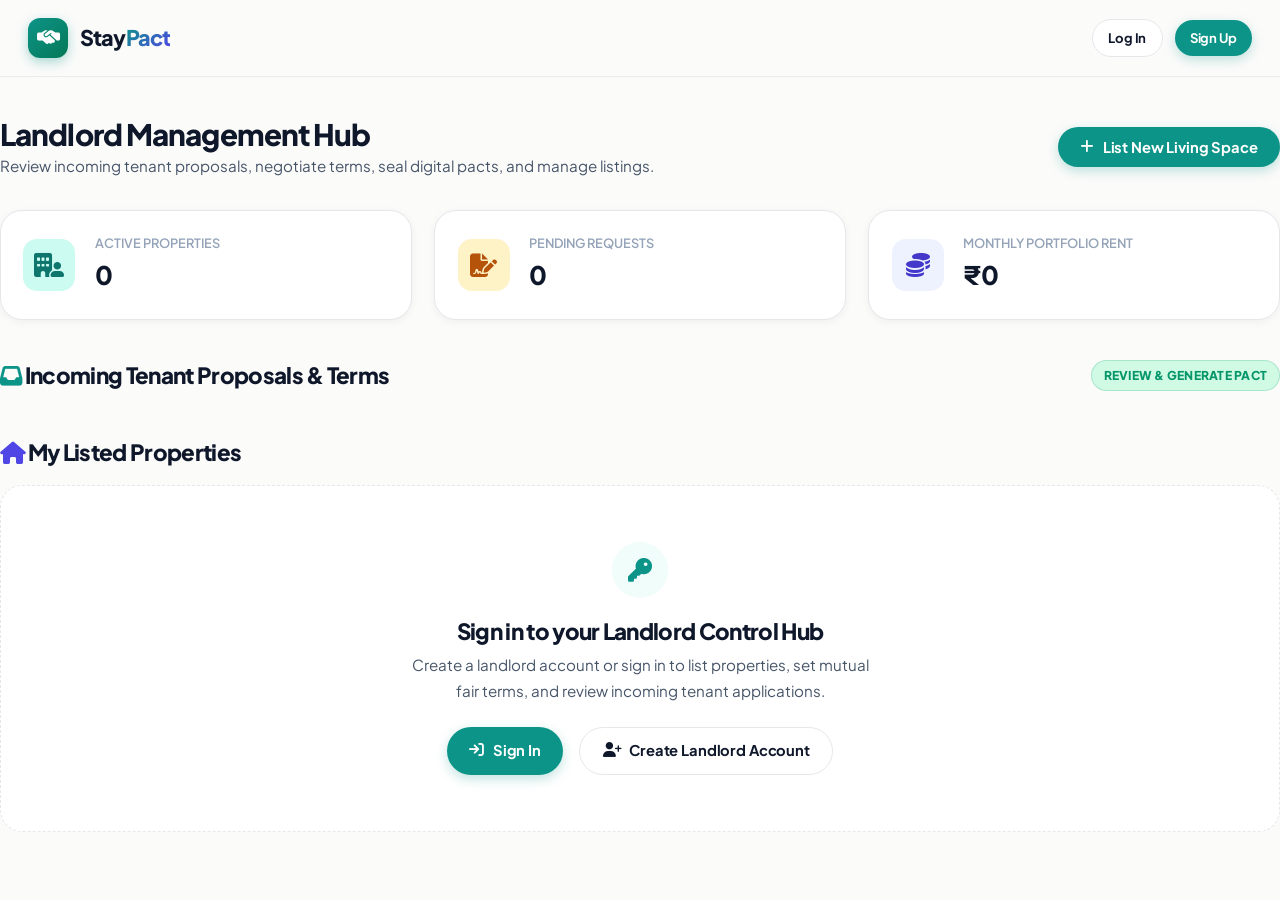
<file: Frontend/html/dashboard-landlord.html>
<!DOCTYPE html>
<html lang="en">
<head>
  <meta charset="UTF-8">
  <meta name="viewport" content="width=device-width, initial-scale=1.0">
  <title>Landlord Control Portal | StayPact</title>
  
  <!-- Google Fonts & Font Awesome Icons -->
  <link rel="preconnect" href="https://fonts.googleapis.com">
  <link rel="preconnect" href="https://fonts.gstatic.com" crossorigin>
  <link href="https://fonts.googleapis.com/css2?family=Plus+Jakarta+Sans:wght@400;500;600;700;800;900&display=swap" rel="stylesheet">
  <link rel="stylesheet" href="https://cdnjs.cloudflare.com/ajax/libs/font-awesome/6.5.1/css/all.min.css">
  
  <!-- CSS Styles -->
  <link rel="stylesheet" href="css/style.css">
  <link rel="stylesheet" href="css/components.css">
  <link rel="stylesheet" href="css/dashboards.css">
  <style>
    .modal-overlay {
      display: none;
      position: fixed;
      top: 0;
      left: 0;
      right: 0;
      bottom: 0;
      background: rgba(15, 23, 42, 0.7);
      backdrop-filter: blur(6px);
      z-index: 1000;
      align-items: center;
      justify-content: center;
      padding: 1rem;
    }
    .modal-overlay.active {
      display: flex;
    }
    .modal-card {
      background: white;
      border-radius: var(--radius-lg);
      max-width: 680px;
      width: 100%;
      box-shadow: var(--shadow-xl);
      overflow: hidden;
      border: 1px solid var(--border);
    }
    .modal-header {
      display: flex;
      justify-content: space-between;
      align-items: center;
      padding: 1.2rem 1.5rem;
      border-bottom: 1px solid var(--border);
    }
    .modal-close-btn {
      font-size: 1.5rem;
      color: var(--text-muted);
      cursor: pointer;
    }
    .modal-body {
      padding: 1.5rem;
      max-height: 70vh;
      overflow-y: auto;
    }
    .modal-footer {
      display: flex;
      justify-content: flex-end;
      gap: 0.8rem;
      padding: 1rem 1.5rem;
      border-top: 1px solid var(--border);
      background: #F8FAFC;
    }
  </style>
</head>
<body>

  <!-- Navbar -->
  <nav class="navbar">
    <div class="container nav-wrapper">
      <a href="index.html" class="brand-logo">
        <div class="logo-symbol"><i class="fa-solid fa-handshake-simple"></i></div>
        <span class="logo-text">Stay<span class="logo-highlight">Pact</span></span>
      </a>

      <div class="nav-actions" id="navActions">
        <!-- Injected via main.js -->
      </div>
    </div>
  </nav>

  <!-- Main Landlord Dashboard -->
  <main class="container dashboard-container">
    
    <!-- Top Header -->
    <div class="dashboard-header">
      <div class="dashboard-title-area">
        <h1>Landlord Management Hub</h1>
        <p>Review incoming tenant proposals, negotiate terms, seal digital pacts, and manage listings.</p>
      </div>

      <button class="btn btn-primary" onclick="openAddPropertyModal()">
        <i class="fa-solid fa-plus"></i> List New Living Space
      </button>
    </div>

    <!-- Quick Stats Grid -->
    <div class="stats-grid">
      <div class="stat-card">
        <div class="stat-icon teal"><i class="fa-solid fa-building-user"></i></div>
        <div class="stat-details">
          <span class="stat-label">Active Properties</span>
          <span class="stat-value" id="statActiveListings">0</span>
        </div>
      </div>

      <div class="stat-card">
        <div class="stat-icon amber"><i class="fa-solid fa-file-signature"></i></div>
        <div class="stat-details">
          <span class="stat-label">Pending Requests</span>
          <span class="stat-value" id="statPendingRequests">0</span>
        </div>
      </div>

      <div class="stat-card">
        <div class="stat-icon indigo"><i class="fa-solid fa-coins"></i></div>
        <div class="stat-details">
          <span class="stat-label">Monthly Portfolio Rent</span>
          <span class="stat-value" id="statMonthlyIncome">₹0</span>
        </div>
      </div>
    </div>

    <!-- Incoming Tenant Proposals Section -->
    <section style="margin-bottom: 3rem;">
      <div style="display: flex; align-items: center; justify-content: space-between; margin-bottom: 1.2rem;">
        <h2 style="font-size: 1.4rem; font-weight: 800;"><i class="fa-solid fa-inbox" style="color: var(--primary);"></i> Incoming Tenant Proposals & Terms</h2>
        <span class="badge badge-verified">Review & Generate Pact</span>
      </div>

      <div id="landlordRequestsList">
        <!-- Injected via landlord.js -->
      </div>
    </section>

    <!-- My Listings Inventory Section -->
    <section>
      <div style="display: flex; align-items: center; justify-content: space-between; margin-bottom: 1.2rem;">
        <h2 style="font-size: 1.4rem; font-weight: 800;"><i class="fa-solid fa-house" style="color: var(--secondary);"></i> My Listed Properties</h2>
      </div>

      <div id="landlordListingsGrid">
        <!-- Injected via landlord.js -->
      </div>
    </section>

  </main>

  <!-- Add Property Modal -->
  <div class="modal-overlay" id="addPropertyModal">
    <div class="modal-card">
      <div class="modal-header">
        <h3 style="font-size: 1.15rem; font-weight: 800;"><i class="fa-solid fa-house-chimney-medical" style="color: var(--primary);"></i> List New Room or Flat</h3>
        <button class="modal-close-btn" onclick="closeAddPropertyModal()">&times;</button>
      </div>

      <form id="addPropertyForm">
        <div class="modal-body" style="display: flex; flex-direction: column; gap: 1.2rem;">
          
          <div>
            <label style="font-size: 0.8rem; font-weight: 800; color: var(--text-muted); text-transform: uppercase;">Listing Title</label>
            <input type="text" id="newPropTitle" required placeholder="e.g. Spacious 2BHK Near Tech Park with Balcony" style="width: 100%; padding: 0.6rem; border: 1px solid var(--border); border-radius: 6px; font-weight: 600;">
          </div>

          <div style="display: grid; grid-template-columns: 1fr 1fr 1fr; gap: 1rem;">
            <div>
              <label style="font-size: 0.8rem; font-weight: 800; color: var(--text-muted); text-transform: uppercase;">Property Type</label>
              <select id="newPropType" style="width: 100%; padding: 0.6rem; border: 1px solid var(--border); border-radius: 6px; font-weight: 600;">
                <option value="single_room">Private Single Room</option>
                <option value="1bhk">1 BHK Flat</option>
                <option value="2bhk" selected>2 BHK Apartment</option>
                <option value="3bhk">3 BHK Flat</option>
                <option value="studio">Studio</option>
              </select>
            </div>

            <div>
              <label style="font-size: 0.8rem; font-weight: 800; color: var(--text-muted); text-transform: uppercase;">Tenant Preference</label>
              <select id="newPropTarget" style="width: 100%; padding: 0.6rem; border: 1px solid var(--border); border-radius: 6px; font-weight: 600;">
                <option value="bachelors_allowed">Bachelors Allowed</option>
                <option value="families_only">Families Only</option>
                <option value="anyone">Anyone Welcome</option>
              </select>
            </div>

            <div>
              <label style="font-size: 0.8rem; font-weight: 800; color: var(--text-muted); text-transform: uppercase;">Furnishing</label>
              <select id="newPropFurnishing" style="width: 100%; padding: 0.6rem; border: 1px solid var(--border); border-radius: 6px; font-weight: 600;">
                <option value="fully_furnished">Fully Furnished</option>
                <option value="semi_furnished">Semi Furnished</option>
                <option value="unfurnished">Unfurnished</option>
              </select>
            </div>
          </div>

          <div style="display: grid; grid-template-columns: 1fr 1fr; gap: 1rem;">
            <div>
              <label style="font-size: 0.8rem; font-weight: 800; color: var(--text-muted); text-transform: uppercase;">Monthly Rent (₹)</label>
              <input type="number" id="newPropRent" required placeholder="e.g. 25000" style="width: 100%; padding: 0.6rem; border: 1px solid var(--border); border-radius: 6px; font-weight: 700; color: var(--primary);">
            </div>

            <div>
              <label style="font-size: 0.8rem; font-weight: 800; color: var(--text-muted); text-transform: uppercase;">Security Deposit (₹)</label>
              <input type="number" id="newPropDeposit" required placeholder="e.g. 50000" style="width: 100%; padding: 0.6rem; border: 1px solid var(--border); border-radius: 6px; font-weight: 700;">
            </div>
          </div>

          <div style="display: grid; grid-template-columns: 1fr 1fr; gap: 1rem;">
            <div>
              <label style="font-size: 0.8rem; font-weight: 800; color: var(--text-muted); text-transform: uppercase;">City</label>
              <select id="newPropCity" style="width: 100%; padding: 0.6rem; border: 1px solid var(--border); border-radius: 6px; font-weight: 600;">
                <option value="Bengaluru">Bengaluru</option>
                <option value="Mumbai">Mumbai</option>
                <option value="Delhi NCR">Delhi NCR</option>
                <option value="Pune">Pune</option>
              </select>
            </div>

            <div>
              <label style="font-size: 0.8rem; font-weight: 800; color: var(--text-muted); text-transform: uppercase;">Locality / Area</label>
              <input type="text" id="newPropLocality" required placeholder="e.g. Koramangala 5th Block" style="width: 100%; padding: 0.6rem; border: 1px solid var(--border); border-radius: 6px; font-weight: 600;">
            </div>
          </div>

          <!-- Mutual Terms Specifications -->
          <div style="background: #F0FDF4; border: 1px dashed #86EFAC; padding: 1rem; border-radius: 8px;">
            <h4 style="font-size: 0.9rem; font-weight: 800; color: #166534; margin-bottom: 0.8rem;"><i class="fa-solid fa-handshake"></i> Pre-Set Mutual Terms</h4>
            
            <div style="display: grid; grid-template-columns: 1fr 1.5fr; gap: 1rem;">
              <div>
                <label style="font-size: 0.75rem; font-weight: 700; color: #166534;">Notice Period (Days)</label>
                <input type="number" id="newPropNotice" value="30" style="width: 100%; padding: 0.5rem; border: 1px solid #86EFAC; border-radius: 4px; font-weight: 700;">
              </div>

              <div>
                <label style="font-size: 0.75rem; font-weight: 700; color: #166534;">Guest & Visitor Policy</label>
                <input type="text" id="newPropVisitors" value="Friends and guests welcome anytime respectfully" style="width: 100%; padding: 0.5rem; border: 1px solid #86EFAC; border-radius: 4px;">
              </div>
            </div>
          </div>

          <!-- Amenities -->
          <div>
            <label style="font-size: 0.8rem; font-weight: 800; color: var(--text-muted); text-transform: uppercase; margin-bottom: 0.4rem; display: block;">Amenities</label>
            <div style="display: grid; grid-template-columns: repeat(auto-fit, minmax(130px, 1fr)); gap: 0.5rem; font-size: 0.82rem; font-weight: 600;">
              <label><input type="checkbox" value="wifi" class="new-prop-amenity" checked> High Speed WiFi</label>
              <label><input type="checkbox" value="ac" class="new-prop-amenity" checked> AC</label>
              <label><input type="checkbox" value="kitchen" class="new-prop-amenity" checked> Kitchen</label>
              <label><input type="checkbox" value="parking_car" class="new-prop-amenity"> Car Parking</label>
              <label><input type="checkbox" value="washing_machine" class="new-prop-amenity" checked> Washing Machine</label>
              <label><input type="checkbox" value="power_backup" class="new-prop-amenity" checked> Power Backup</label>
            </div>
          </div>

          <div>
            <label style="font-size: 0.8rem; font-weight: 800; color: var(--text-muted); text-transform: uppercase;">Image Photo URL</label>
            <input type="url" id="newPropImgUrl" placeholder="https://images.unsplash.com/photo-..." style="width: 100%; padding: 0.6rem; border: 1px solid var(--border); border-radius: 6px; font-size: 0.88rem;">
          </div>

          <div>
            <label style="font-size: 0.8rem; font-weight: 800; color: var(--text-muted); text-transform: uppercase;">Description</label>
            <textarea id="newPropDesc" rows="2" required placeholder="Highlight lighting, furniture, surroundings..." style="width: 100%; padding: 0.6rem; border: 1px solid var(--border); border-radius: 6px; font-size: 0.88rem;"></textarea>
          </div>

        </div>

        <div class="modal-footer">
          <button type="button" class="btn btn-outline" onclick="closeAddPropertyModal()">Cancel</button>
          <button type="submit" class="btn btn-primary">Publish Listing & Terms</button>
        </div>
      </form>
    </div>
  </div>

  <!-- Scripts -->
  <script src="js/api.js"></script>
  <script src="js/main.js"></script>
  <script src="js/landlord.js"></script>
</body>
</html>
</file>
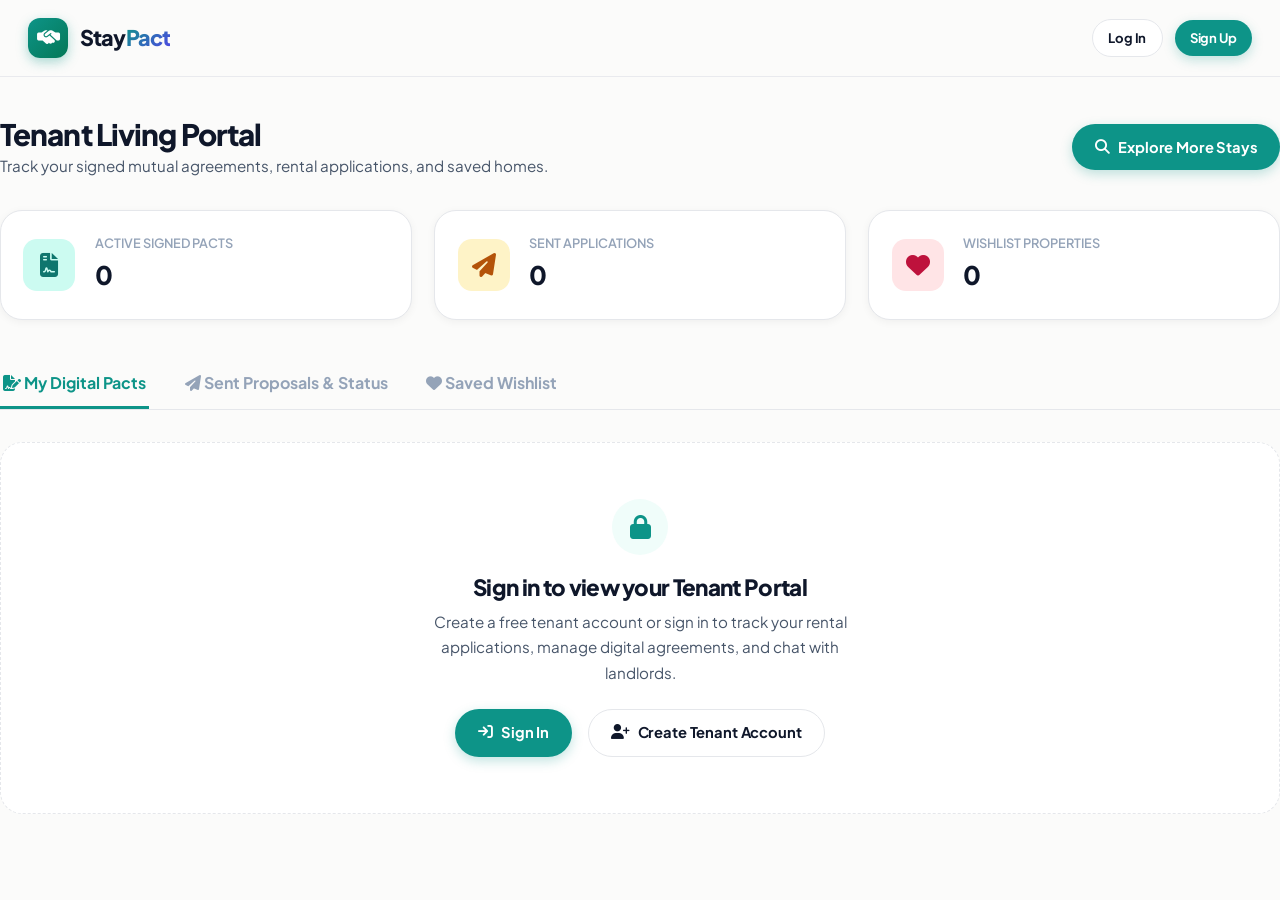
<file: Frontend/html/dashboard-tenant.html>
<!DOCTYPE html>
<html lang="en">
<head>
  <meta charset="UTF-8">
  <meta name="viewport" content="width=device-width, initial-scale=1.0">
  <title>Tenant Dashboard | StayPact</title>
  
  <!-- Google Fonts & Font Awesome Icons -->
  <link rel="preconnect" href="https://fonts.googleapis.com">
  <link rel="preconnect" href="https://fonts.gstatic.com" crossorigin>
  <link href="https://fonts.googleapis.com/css2?family=Plus+Jakarta+Sans:wght@400;500;600;700;800;900&display=swap" rel="stylesheet">
  <link rel="stylesheet" href="https://cdnjs.cloudflare.com/ajax/libs/font-awesome/6.5.1/css/all.min.css">
  
  <!-- CSS Styles -->
  <link rel="stylesheet" href="css/style.css">
  <link rel="stylesheet" href="css/components.css">
  <link rel="stylesheet" href="css/dashboards.css">
</head>
<body>

  <!-- Navbar -->
  <nav class="navbar">
    <div class="container nav-wrapper">
      <a href="index.html" class="brand-logo">
        <div class="logo-symbol"><i class="fa-solid fa-handshake-simple"></i></div>
        <span class="logo-text">Stay<span class="logo-highlight">Pact</span></span>
      </a>

      <div class="nav-actions" id="navActions">
        <!-- Injected via main.js -->
      </div>
    </div>
  </nav>

  <!-- Tenant Hub -->
  <main class="container dashboard-container">
    
    <div class="dashboard-header">
      <div class="dashboard-title-area">
        <h1>Tenant Living Portal</h1>
        <p>Track your signed mutual agreements, rental applications, and saved homes.</p>
      </div>

      <a href="explore.html" class="btn btn-primary">
        <i class="fa-solid fa-magnifying-glass"></i> Explore More Stays
      </a>
    </div>

    <!-- Quick Stats -->
    <div class="stats-grid">
      <div class="stat-card">
        <div class="stat-icon teal"><i class="fa-solid fa-file-contract"></i></div>
        <div class="stat-details">
          <span class="stat-label">Active Signed Pacts</span>
          <span class="stat-value" id="statActivePacts">0</span>
        </div>
      </div>

      <div class="stat-card">
        <div class="stat-icon amber"><i class="fa-solid fa-paper-plane"></i></div>
        <div class="stat-details">
          <span class="stat-label">Sent Applications</span>
          <span class="stat-value" id="statActiveBookings">0</span>
        </div>
      </div>

      <div class="stat-card">
        <div class="stat-icon rose"><i class="fa-solid fa-heart"></i></div>
        <div class="stat-details">
          <span class="stat-label">Wishlist Properties</span>
          <span class="stat-value" id="statSavedProps">0</span>
        </div>
      </div>
    </div>

    <!-- Navigation Tabs -->
    <div class="dash-tabs">
      <button class="dash-tab-btn active" id="tabBtn_pacts" onclick="switchTenantTab('pacts')">
        <i class="fa-solid fa-file-signature"></i> My Digital Pacts
      </button>
      <button class="dash-tab-btn" id="tabBtn_apps" onclick="switchTenantTab('apps')">
        <i class="fa-solid fa-paper-plane"></i> Sent Proposals & Status
      </button>
      <button class="dash-tab-btn" id="tabBtn_wishlist" onclick="switchTenantTab('wishlist')">
        <i class="fa-solid fa-heart"></i> Saved Wishlist
      </button>
    </div>

    <!-- Tab 1: Pacts -->
    <div class="tenant-tab-pane" id="tabPane_pacts">
      <div id="tenantAgreementsList">
        <!-- Injected via tenant.js -->
      </div>
    </div>

    <!-- Tab 2: Applications -->
    <div class="tenant-tab-pane" id="tabPane_apps" style="display: none;">
      <div id="tenantBookingsList">
        <!-- Injected via tenant.js -->
      </div>
    </div>

    <!-- Tab 3: Wishlist -->
    <div class="tenant-tab-pane" id="tabPane_wishlist" style="display: none;">
      <div class="property-grid" id="tenantWishlistGrid">
        <!-- Injected via tenant.js -->
      </div>
    </div>

  </main>

  <!-- Scripts -->
  <script src="js/api.js"></script>
  <script src="js/main.js"></script>
  <script src="js/tenant.js"></script>
</body>
</html>
</file>
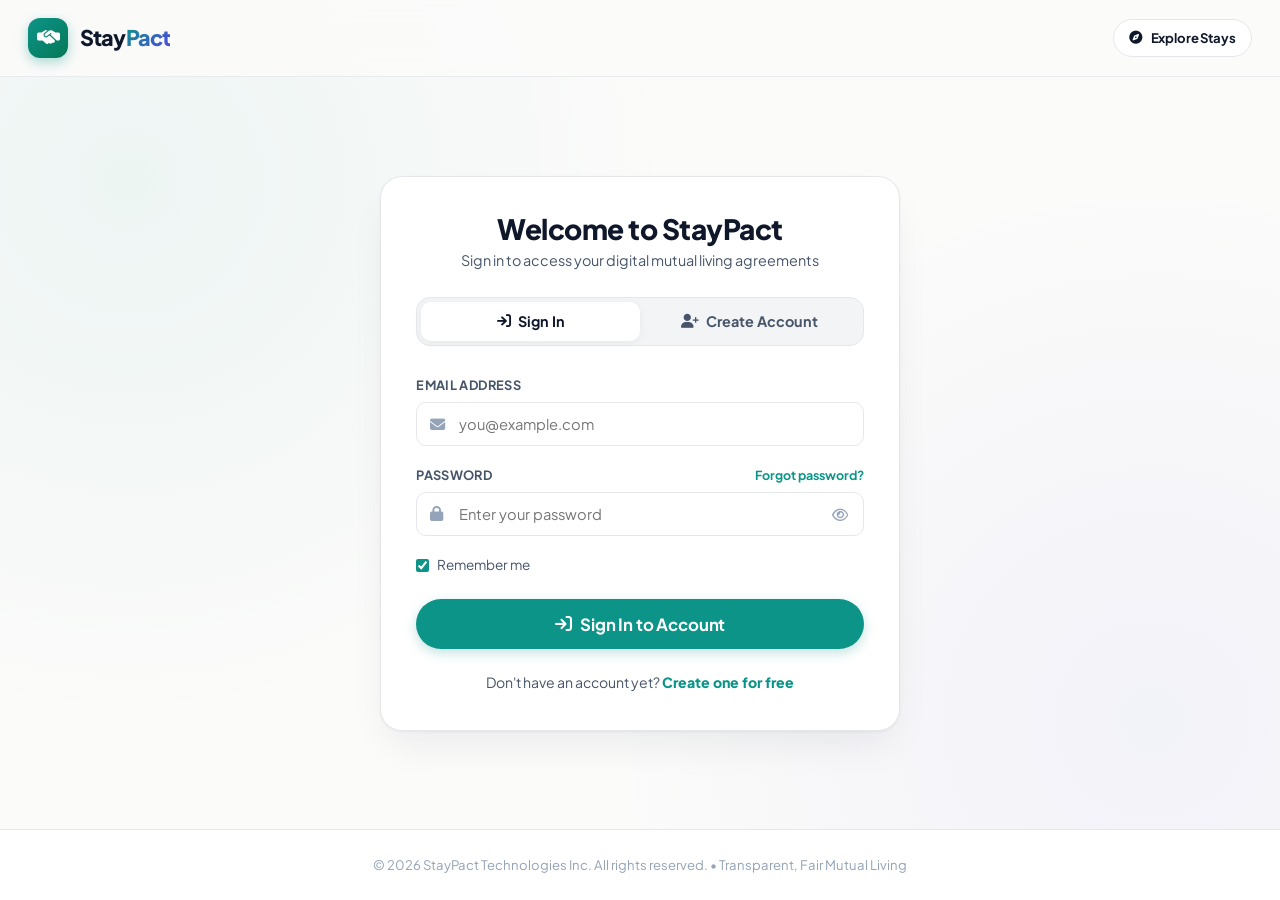
<file: Frontend/html/login.html>
<!DOCTYPE html>
<html lang="en">
<head>
  <meta charset="UTF-8">
  <meta name="viewport" content="width=device-width, initial-scale=1.0">
  <title>Account Access & Registration | StayPact</title>
  <meta name="description" content="Sign in or create your StayPact account to explore verified rentals and sign digital mutual living agreements.">
  
  <!-- Google Fonts & Font Awesome Icons -->
  <link rel="preconnect" href="https://fonts.googleapis.com">
  <link rel="preconnect" href="https://fonts.gstatic.com" crossorigin>
  <link href="https://fonts.googleapis.com/css2?family=Plus+Jakarta+Sans:wght@300;400;500;600;700;800;900&family=Space+Grotesk:wght@600;700&display=swap" rel="stylesheet">
  <link rel="stylesheet" href="https://cdnjs.cloudflare.com/ajax/libs/font-awesome/6.5.1/css/all.min.css">
  
  <!-- CSS Styles -->
  <link rel="stylesheet" href="css/style.css">
  <link rel="stylesheet" href="css/components.css">

  <style>
    .auth-page-wrapper {
      min-height: 100vh;
      display: flex;
      flex-direction: column;
      background: radial-gradient(circle at 10% 20%, rgba(13, 148, 136, 0.06) 0%, transparent 40%),
                  radial-gradient(circle at 90% 80%, rgba(79, 70, 229, 0.05) 0%, transparent 40%),
                  #FBFBFA;
    }

    .auth-card {
      max-width: 520px;
      width: 100%;
      background: #FFFFFF;
      border: 1px solid var(--border);
      border-radius: var(--radius-lg);
      box-shadow: 0 20px 40px -10px rgba(15, 23, 42, 0.08), 0 1px 3px rgba(0,0,0,0.05);
      padding: 2.2rem;
      margin: 2rem auto;
      transition: var(--transition);
    }

    .auth-tab-nav {
      display: grid;
      grid-template-columns: 1fr 1fr;
      background: var(--bg-subtle);
      padding: 4px;
      border-radius: var(--radius-md);
      margin-bottom: 1.8rem;
      border: 1px solid var(--border);
    }

    .auth-tab-btn {
      padding: 0.65rem 1rem;
      border: none;
      background: transparent;
      border-radius: var(--radius-sm);
      font-weight: 700;
      font-size: 0.9rem;
      color: var(--text-secondary);
      cursor: pointer;
      transition: var(--transition-fast);
      text-align: center;
      display: flex;
      align-items: center;
      justify-content: center;
      gap: 0.45rem;
    }

    .auth-tab-btn.active {
      background: #FFFFFF;
      color: var(--text-primary);
      box-shadow: var(--shadow-sm);
    }

    .form-group {
      margin-bottom: 1.15rem;
    }

    .form-label {
      display: block;
      font-size: 0.8rem;
      font-weight: 700;
      color: var(--text-secondary);
      margin-bottom: 0.4rem;
      text-transform: uppercase;
      letter-spacing: 0.03em;
    }

    .input-wrapper {
      position: relative;
      display: flex;
      align-items: center;
    }

    .input-icon {
      position: absolute;
      left: 14px;
      color: var(--text-muted);
      font-size: 0.95rem;
      pointer-events: none;
    }

    .form-control {
      width: 100%;
      padding: 0.75rem 1rem 0.75rem 2.6rem;
      border: 1.5px solid var(--border);
      border-radius: var(--radius-sm);
      font-family: var(--font-family);
      font-size: 0.92rem;
      color: var(--text-primary);
      background: #FFFFFF;
      transition: var(--transition-fast);
    }

    .form-control:focus {
      outline: none;
      border-color: var(--primary);
      box-shadow: 0 0 0 3px rgba(13, 148, 136, 0.15);
    }

    .toggle-pass-btn {
      position: absolute;
      right: 12px;
      background: none;
      border: none;
      color: var(--text-muted);
      cursor: pointer;
      padding: 4px;
      font-size: 0.9rem;
    }
    .toggle-pass-btn:hover {
      color: var(--text-primary);
    }

    /* Role Selector Cards */
    .role-select-grid {
      display: grid;
      grid-template-columns: 1fr 1fr;
      gap: 0.8rem;
      margin-bottom: 1.2rem;
    }

    .role-card-label {
      border: 2px solid var(--border);
      border-radius: var(--radius-md);
      padding: 1rem 0.8rem;
      text-align: center;
      cursor: pointer;
      transition: var(--transition-fast);
      background: #FFFFFF;
      display: flex;
      flex-direction: column;
      align-items: center;
      gap: 0.4rem;
      position: relative;
    }

    .role-card-input {
      display: none;
    }

    .role-card-input:checked + .role-card-label {
      border-color: var(--primary);
      background: var(--primary-light);
    }

    .role-card-input:checked + .role-card-label .role-icon {
      background: var(--primary);
      color: white;
    }

    .role-icon {
      width: 38px;
      height: 38px;
      border-radius: 50%;
      background: var(--bg-subtle);
      color: var(--text-secondary);
      display: flex;
      align-items: center;
      justify-content: center;
      font-size: 1.1rem;
      transition: var(--transition-fast);
    }

    .role-name {
      font-weight: 800;
      font-size: 0.92rem;
      color: var(--text-primary);
    }

    .role-desc {
      font-size: 0.72rem;
      color: var(--text-muted);
      line-height: 1.2;
    }

    /* Password strength bar */
    .password-strength-bar {
      height: 4px;
      width: 100%;
      background: var(--border);
      border-radius: 2px;
      margin-top: 6px;
      overflow: hidden;
    }

    .password-strength-fill {
      height: 100%;
      width: 0%;
      transition: width 0.3s ease, background-color 0.3s ease;
    }

    .auth-divider {
      display: flex;
      align-items: center;
      text-align: center;
      color: var(--text-muted);
      font-size: 0.78rem;
      font-weight: 700;
      margin: 1.4rem 0;
      text-transform: uppercase;
      letter-spacing: 0.05em;
    }
    .auth-divider::before, .auth-divider::after {
      content: '';
      flex: 1;
      border-bottom: 1px solid var(--border);
    }
    .auth-divider::before { margin-right: 0.8rem; }
    .auth-divider::after { margin-left: 0.8rem; }
  </style>
</head>
<body class="auth-page-wrapper">

  <!-- Top Glass Navigation -->
  <nav class="navbar">
    <div class="container nav-wrapper">
      <a href="index.html" class="brand-logo">
        <div class="logo-symbol"><i class="fa-solid fa-handshake-simple"></i></div>
        <span class="logo-text">Stay<span class="logo-highlight">Pact</span></span>
      </a>

      <div style="display: flex; align-items: center; gap: 0.8rem;">
        <a href="explore.html" class="btn btn-outline btn-sm">
          <i class="fa-solid fa-compass"></i> Explore Stays
        </a>
      </div>
    </div>
  </nav>

  <!-- Auth Main Container -->
  <main class="container" style="flex: 1; display: flex; align-items: center; justify-content: center; padding: 2rem 1rem;">
    
    <div class="auth-card">

      <!-- Header Intro -->
      <div style="text-align: center; margin-bottom: 1.5rem;">
        <h1 style="font-size: 1.75rem; font-weight: 900; color: #0F172A; letter-spacing: -0.5px;" id="authHeaderTitle">Welcome to StayPact</h1>
        <p style="color: var(--text-secondary); font-size: 0.9rem; margin-top: 4px;" id="authHeaderSubtitle">
          Fair monthly rentals on mutual terms & zero moral policing
        </p>
      </div>

      <!-- Tab Switcher -->
      <div class="auth-tab-nav">
        <button type="button" class="auth-tab-btn active" id="tabBtnLogin" onclick="switchAuthTab('login')">
          <i class="fa-solid fa-arrow-right-to-bracket"></i> Sign In
        </button>
        <button type="button" class="auth-tab-btn" id="tabBtnRegister" onclick="switchAuthTab('register')">
          <i class="fa-solid fa-user-plus"></i> Create Account
        </button>
      </div>

      <!-- ============================================================
           TAB 1: SIGN IN FORM
           ============================================================ -->
      <form id="loginForm" onsubmit="handleLoginSubmit(event)">
        
        <div class="form-group">
          <label class="form-label" for="loginEmail">Email Address</label>
          <div class="input-wrapper">
            <i class="fa-solid fa-envelope input-icon"></i>
            <input type="email" id="loginEmail" class="form-control" required placeholder="you@example.com" autocomplete="email">
          </div>
        </div>

        <div class="form-group">
          <div style="display: flex; justify-content: space-between; align-items: center; margin-bottom: 0.4rem;">
            <label class="form-label" for="loginPassword" style="margin-bottom: 0;">Password</label>
            <a href="javascript:void(0)" onclick="handleForgotPassword()" style="font-size: 0.78rem; font-weight: 700; color: var(--primary);">Forgot password?</a>
          </div>
          <div class="input-wrapper">
            <i class="fa-solid fa-lock input-icon"></i>
            <input type="password" id="loginPassword" class="form-control" required placeholder="Enter your password" autocomplete="current-password">
            <button type="button" class="toggle-pass-btn" onclick="togglePasswordVisibility('loginPassword', this)">
              <i class="fa-regular fa-eye"></i>
            </button>
          </div>
        </div>

        <div style="display: flex; align-items: center; justify-content: space-between; margin-bottom: 1.4rem;">
          <label style="display: flex; align-items: center; gap: 0.5rem; font-size: 0.85rem; color: var(--text-secondary); cursor: pointer;">
            <input type="checkbox" id="rememberMe" checked style="accent-color: var(--primary);"> Remember me
          </label>
        </div>

        <button type="submit" id="loginSubmitBtn" class="btn btn-primary btn-lg" style="width: 100%; justify-content: center;">
          <i class="fa-solid fa-arrow-right-to-bracket"></i> Sign In to Account
        </button>

        <div style="text-align: center; margin-top: 1.4rem; font-size: 0.88rem; color: var(--text-secondary);">
          Don't have an account yet? 
          <a href="javascript:void(0)" onclick="switchAuthTab('register')" style="font-weight: 800; color: var(--primary);">Create one for free</a>
        </div>
      </form>

      <!-- ============================================================
           TAB 2: REGISTER (CREATE ACCOUNT) FORM
           ============================================================ -->
      <form id="registerForm" onsubmit="handleRegisterSubmit(event)" style="display: none;">
        
        <!-- Account Role Selection -->
        <div class="form-group">
          <label class="form-label">I am joining as a:</label>
          <div class="role-select-grid">
            <div>
              <input type="radio" name="accountRole" id="roleTenant" value="tenant" class="role-card-input" checked onchange="toggleRoleSpecificFields()">
              <label for="roleTenant" class="role-card-label">
                <div class="role-icon"><i class="fa-solid fa-house-user"></i></div>
                <div class="role-name">Tenant</div>
                <div class="role-desc">Looking to rent stays</div>
              </label>
            </div>

            <div>
              <input type="radio" name="accountRole" id="roleLandlord" value="landlord" class="role-card-input" onchange="toggleRoleSpecificFields()">
              <label for="roleLandlord" class="role-card-label">
                <div class="role-icon"><i class="fa-solid fa-key"></i></div>
                <div class="role-name">Landlord</div>
                <div class="role-desc">Listing my property</div>
              </label>
            </div>
          </div>
        </div>

        <!-- Full Name -->
        <div class="form-group">
          <label class="form-label" for="regName">Full Legal Name</label>
          <div class="input-wrapper">
            <i class="fa-solid fa-user input-icon"></i>
            <input type="text" id="regName" class="form-control" required placeholder="e.g. Arjun Mehta" autocomplete="name">
          </div>
        </div>

        <!-- Email Address -->
        <div class="form-group">
          <label class="form-label" for="regEmail">Email Address</label>
          <div class="input-wrapper">
            <i class="fa-solid fa-envelope input-icon"></i>
            <input type="email" id="regEmail" class="form-control" required placeholder="you@example.com" autocomplete="email">
          </div>
        </div>

        <!-- Phone Number -->
        <div class="form-group">
          <label class="form-label" for="regPhone">Mobile Phone Number</label>
          <div class="input-wrapper">
            <i class="fa-solid fa-phone input-icon"></i>
            <input type="tel" id="regPhone" class="form-control" required placeholder="+91 98765 43210" autocomplete="tel">
          </div>
        </div>

        <!-- Tenant Category (Visible if Tenant) -->
        <div id="tenantFieldsGroup">
          <div class="form-group">
            <label class="form-label" for="regTenantType">Living Persona / Household</label>
            <div class="input-wrapper">
              <i class="fa-solid fa-users input-icon"></i>
              <select id="regTenantType" class="form-control">
                <option value="bachelor">Bachelor / Single Working Professional</option>
                <option value="family">Family Household</option>
                <option value="student">Student / Intern</option>
                <option value="couple">Working Couple</option>
              </select>
            </div>
          </div>

          <div class="form-group">
            <label class="form-label" for="regOccupation">Occupation / Company / University</label>
            <div class="input-wrapper">
              <i class="fa-solid fa-briefcase input-icon"></i>
              <input type="text" id="regOccupation" class="form-control" placeholder="e.g. Software Engineer at Infosys">
            </div>
          </div>
        </div>

        <!-- Landlord Details (Visible if Landlord) -->
        <div id="landlordFieldsGroup" style="display: none;">
          <div class="form-group">
            <label class="form-label" for="regCity">Primary Property Location / City</label>
            <div class="input-wrapper">
              <i class="fa-solid fa-location-dot input-icon"></i>
              <select id="regCity" class="form-control">
                <option value="Bengaluru">Bengaluru</option>
                <option value="Mumbai">Mumbai</option>
                <option value="Delhi NCR">Delhi NCR / Gurgaon</option>
                <option value="Pune">Pune</option>
                <option value="Hyderabad">Hyderabad</option>
                <option value="Other">Other City</option>
              </select>
            </div>
          </div>

          <div class="form-group">
            <label class="form-label" for="regLandlordBio">About Your Properties</label>
            <div class="input-wrapper">
              <i class="fa-solid fa-building-user input-icon"></i>
              <input type="text" id="regLandlordBio" class="form-control" placeholder="e.g. Individual flat owner in Koramangala">
            </div>
          </div>
        </div>

        <!-- Password -->
        <div class="form-group">
          <label class="form-label" for="regPassword">Create Password</label>
          <div class="input-wrapper">
            <i class="fa-solid fa-lock input-icon"></i>
            <input type="password" id="regPassword" class="form-control" required minlength="6" placeholder="At least 6 characters" oninput="checkPasswordStrength(this.value)">
            <button type="button" class="toggle-pass-btn" onclick="togglePasswordVisibility('regPassword', this)">
              <i class="fa-regular fa-eye"></i>
            </button>
          </div>
          <div class="password-strength-bar">
            <div id="passwordStrengthFill" class="password-strength-fill"></div>
          </div>
        </div>

        <!-- Confirm Password -->
        <div class="form-group">
          <label class="form-label" for="regConfirmPassword">Confirm Password</label>
          <div class="input-wrapper">
            <i class="fa-solid fa-shield-halved input-icon"></i>
            <input type="password" id="regConfirmPassword" class="form-control" required placeholder="Re-enter password">
          </div>
          <div id="passwordMatchNote" style="font-size: 0.75rem; margin-top: 4px; display: none;"></div>
        </div>

        <!-- Agree to terms -->
        <div style="margin-bottom: 1.4rem;">
          <label style="display: flex; align-items: flex-start; gap: 0.5rem; font-size: 0.82rem; color: var(--text-secondary); cursor: pointer; line-height: 1.3;">
            <input type="checkbox" id="regTermsAgree" required style="accent-color: var(--primary); margin-top: 3px;">
            <span>I agree to StayPact's <a href="agreement.html" target="_blank" style="color: var(--primary); font-weight: 700;">Mutual Living Pact Standards</a>, Terms of Service, and 48-Hour Deposit Refund Policy.</span>
          </label>
        </div>

        <button type="submit" id="regSubmitBtn" class="btn btn-primary btn-lg" style="width: 100%; justify-content: center;">
          <i class="fa-solid fa-user-check"></i> Create My Account
        </button>

        <div style="text-align: center; margin-top: 1.4rem; font-size: 0.88rem; color: var(--text-secondary);">
          Already have an account? 
          <a href="javascript:void(0)" onclick="switchAuthTab('login')" style="font-weight: 800; color: var(--primary);">Sign in</a>
        </div>
      </form>

    </div>

  </main>

  <!-- Footer -->
  <footer style="text-align: center; padding: 1.5rem; color: var(--text-muted); font-size: 0.82rem; border-top: 1px solid var(--border); background: white;">
    &copy; 2026 StayPact Technologies Inc. All rights reserved. &bull; Transparent, Fair Mutual Living
  </footer>

  <!-- Scripts -->
  <script src="js/api.js"></script>
  <script src="js/main.js"></script>
  <script>
    // Tab switching based on URL parameters or click
    document.addEventListener('DOMContentLoaded', () => {
      const urlParams = new URLSearchParams(window.location.search);
      const tab = urlParams.get('tab') || urlParams.get('mode');
      if (tab === 'signup' || tab === 'register') {
        switchAuthTab('register');
      } else {
        switchAuthTab('login');
      }
    });

    function switchAuthTab(tab) {
      const loginForm = document.getElementById('loginForm');
      const registerForm = document.getElementById('registerForm');
      const tabBtnLogin = document.getElementById('tabBtnLogin');
      const tabBtnRegister = document.getElementById('tabBtnRegister');
      const title = document.getElementById('authHeaderTitle');
      const subtitle = document.getElementById('authHeaderSubtitle');

      if (tab === 'register') {
        loginForm.style.display = 'none';
        registerForm.style.display = 'block';
        tabBtnLogin.classList.remove('active');
        tabBtnRegister.classList.add('active');
        title.innerText = 'Create StayPact Account';
        subtitle.innerText = 'Join verified renters and hosts on fair mutual terms';
      } else {
        registerForm.style.display = 'none';
        loginForm.style.display = 'block';
        tabBtnRegister.classList.remove('active');
        tabBtnLogin.classList.add('active');
        title.innerText = 'Welcome to StayPact';
        subtitle.innerText = 'Sign in to access your digital mutual living agreements';
      }
    }

    function toggleRoleSpecificFields() {
      const isLandlord = document.getElementById('roleLandlord').checked;
      const tenantGroup = document.getElementById('tenantFieldsGroup');
      const landlordGroup = document.getElementById('landlordFieldsGroup');

      if (isLandlord) {
        tenantGroup.style.display = 'none';
        landlordGroup.style.display = 'block';
      } else {
        tenantGroup.style.display = 'block';
        landlordGroup.style.display = 'none';
      }
    }

    function togglePasswordVisibility(inputId, btn) {
      const input = document.getElementById(inputId);
      const icon = btn.querySelector('i');
      if (input.type === 'password') {
        input.type = 'text';
        icon.className = 'fa-regular fa-eye-slash';
      } else {
        input.type = 'password';
        icon.className = 'fa-regular fa-eye';
      }
    }

    function checkPasswordStrength(pass) {
      const fill = document.getElementById('passwordStrengthFill');
      if (!pass) {
        fill.style.width = '0%';
        return;
      }
      let strength = 0;
      if (pass.length >= 6) strength += 30;
      if (pass.length >= 10) strength += 20;
      if (/[A-Z]/.test(pass)) strength += 25;
      if (/[0-9!@#$%^&*]/.test(pass)) strength += 25;

      fill.style.width = `${strength}%`;
      if (strength < 50) {
        fill.style.backgroundColor = '#EF4444'; // red
      } else if (strength < 80) {
        fill.style.backgroundColor = '#F59E0B'; // amber
      } else {
        fill.style.backgroundColor = '#10B981'; // green
      }
    }

    // Handle Login
    async function handleLoginSubmit(e) {
      e.preventDefault();
      const email = document.getElementById('loginEmail').value.trim();
      const password = document.getElementById('loginPassword').value;
      const btn = document.getElementById('loginSubmitBtn');

      btn.disabled = true;
      btn.innerHTML = '<i class="fa-solid fa-spinner fa-spin"></i> Signing in...';

      const res = await API.request('/auth/login', {
        method: 'POST',
        body: JSON.stringify({ email, password })
      });

      btn.disabled = false;
      btn.innerHTML = '<i class="fa-solid fa-arrow-right-to-bracket"></i> Sign In to Account';

      if (res && res.success && res.token && res.user) {
        API.setAuth(res.token, res.user);
        showToast(`Welcome back, ${res.user.name}!`, 'success');
        
        const urlParams = new URLSearchParams(window.location.search);
        const redirect = urlParams.get('redirect');
        
        setTimeout(() => {
          if (redirect && redirect.endsWith('.html')) {
            window.location.href = redirect;
          } else {
            window.location.href = res.user.role === 'landlord' ? 'dashboard-landlord.html' : 'dashboard-tenant.html';
          }
        }, 600);
      } else {
        showToast(res.message || 'Invalid email or password. Please try again.', 'error');
      }
    }

    // Handle Register (Create Account)
    async function handleRegisterSubmit(e) {
      e.preventDefault();
      const name = document.getElementById('regName').value.trim();
      const email = document.getElementById('regEmail').value.trim();
      const phone = document.getElementById('regPhone').value.trim();
      const role = document.querySelector('input[name="accountRole"]:checked').value;
      const password = document.getElementById('regPassword').value;
      const confirmPassword = document.getElementById('regConfirmPassword').value;

      if (password !== confirmPassword) {
        showToast('Passwords do not match. Please re-enter.', 'error');
        return;
      }

      let tenantType = 'bachelor';
      let occupation = '';
      if (role === 'tenant') {
        tenantType = document.getElementById('regTenantType').value;
        occupation = document.getElementById('regOccupation').value.trim() || 'Working Professional';
      } else {
        tenantType = 'host';
        const city = document.getElementById('regCity').value;
        const bio = document.getElementById('regLandlordBio').value.trim();
        occupation = bio || `Property Owner (${city})`;
      }

      const btn = document.getElementById('regSubmitBtn');
      btn.disabled = true;
      btn.innerHTML = '<i class="fa-solid fa-spinner fa-spin"></i> Creating account...';

      const res = await API.request('/auth/register', {
        method: 'POST',
        body: JSON.stringify({
          name,
          email,
          phone,
          role,
          tenantType,
          occupation,
          password
        })
      });

      btn.disabled = false;
      btn.innerHTML = '<i class="fa-solid fa-user-check"></i> Create My Account';

      if (res && res.success && res.token && res.user) {
        API.setAuth(res.token, res.user);
        showToast(`🎉 Account created! Welcome to StayPact, ${res.user.name}.`, 'success');
        
        setTimeout(() => {
          window.location.href = res.user.role === 'landlord' ? 'dashboard-landlord.html' : 'dashboard-tenant.html';
        }, 700);
      } else {
        showToast(res.message || 'Could not complete registration. Please try again.', 'error');
      }
    }

    function handleForgotPassword() {
      const email = prompt('Enter your registered email address to receive password reset instructions:');
      if (email) {
        showToast(`Password reset link sent to ${email}`, 'success');
      }
    }
  </script>
</body>
</html>
</file>
<file: Frontend/html/css/style.css>
/* ============================================================
   StayPact - Luxury Architectural Design System (2026 Edition)
   Inspired by Blueground, Sonder, Landing & Modern Bento UI
   ============================================================ */

@import url('https://fonts.googleapis.com/css2?family=Plus+Jakarta+Sans:wght@300;400;500;600;700;800;900&family=Space+Grotesk:wght@500;600;700&family=JetBrains+Mono:wght@400;500;600&display=swap');

:root {
  /* Brand Master Identity */
  --primary: #0D9488;               /* Emerald Teal */
  --primary-hover: #0F766E;
  --primary-light: #F0FDFA;
  --primary-muted: #CCFBF1;
  --primary-dark: #134E4A;
  --primary-glow: rgba(13, 148, 136, 0.28);
  --primary-gradient: linear-gradient(135deg, #0D9488 0%, #047857 100%);
  
  --secondary: #4F46E5;             /* Electric Indigo */
  --secondary-hover: #4338CA;
  --secondary-light: #EEF2FF;
  --secondary-gradient: linear-gradient(135deg, #6366F1 0%, #4338CA 100%);

  --accent-amber: #D97706;          /* Warm Escrow Gold */
  --accent-amber-bg: #FEF3C7;
  --accent-rose: #E11D48;           /* Coral Rose */
  --accent-rose-bg: #FFE4E6;
  --accent-emerald: #059669;        /* Verified Trust Mint */
  --accent-emerald-bg: #D1FAE5;
  --accent-cyan: #0284C7;
  --accent-cyan-bg: #E0F2FE;

  /* Surfaces & Backgrounds */
  --bg-main: #FBFBFA;               /* Warm Alabaster Canvas */
  --bg-surface: #FFFFFF;
  --bg-subtle: #F3F4F6;
  --bg-dark: #0B0F17;               /* Deep Noir Hero Contrast */
  --bg-dark-card: #151C28;
  --bg-dark-border: rgba(255, 255, 255, 0.1);
  --bg-glass: rgba(255, 255, 255, 0.85);
  --bg-glass-dark: rgba(15, 23, 42, 0.88);

  /* Borders & Dividers */
  --border: #E5E7EB;
  --border-light: rgba(229, 231, 235, 0.7);
  --border-focus: #0D9488;

  /* Typography */
  --text-primary: #0F172A;          /* Deep Slate */
  --text-secondary: #475569;        /* Neutral Slate */
  --text-muted: #94A3B8;           /* Cool Gray */
  --text-inverse: #FFFFFF;
  --text-dark-muted: #94A3B8;

  /* Elevation Shadows */
  --shadow-xs: 0 1px 2px 0 rgba(0, 0, 0, 0.04);
  --shadow-sm: 0 2px 8px 0 rgba(0, 0, 0, 0.05);
  --shadow-md: 0 8px 16px -4px rgba(0, 0, 0, 0.07), 0 4px 6px -2px rgba(0, 0, 0, 0.03);
  --shadow-lg: 0 20px 25px -5px rgba(0, 0, 0, 0.08), 0 8px 10px -6px rgba(0, 0, 0, 0.04);
  --shadow-xl: 0 25px 50px -12px rgba(15, 23, 42, 0.16);
  --shadow-glow: 0 10px 30px -5px rgba(13, 148, 136, 0.35);
  --shadow-dark-glow: 0 15px 35px -5px rgba(0, 0, 0, 0.5);

  /* Layout Geometry */
  --radius-xs: 6px;
  --radius-sm: 10px;
  --radius-md: 14px;
  --radius-lg: 22px;
  --radius-xl: 32px;
  --radius-full: 9999px;

  /* Fonts */
  --font-family: 'Plus Jakarta Sans', system-ui, -apple-system, BlinkMacSystemFont, 'Segoe UI', Roboto, sans-serif;
  --font-heading: 'Plus Jakarta Sans', system-ui, sans-serif;
  --font-display: 'Space Grotesk', system-ui, sans-serif;
  --font-mono: 'JetBrains Mono', monospace;

  /* Transitions */
  --transition-fast: 0.15s cubic-bezier(0.4, 0, 0.2, 1);
  --transition: 0.25s cubic-bezier(0.16, 1, 0.3, 1);
  --transition-smooth: 0.4s cubic-bezier(0.16, 1, 0.3, 1);
}

/* ============================================================
   Base Reset & Typography
   ============================================================ */
*, *::before, *::after {
  box-sizing: border-box;
  margin: 0;
  padding: 0;
}

html {
  scroll-behavior: smooth;
  text-size-adjust: 100%;
}

body {
  font-family: var(--font-family);
  background-color: var(--bg-main);
  color: var(--text-primary);
  line-height: 1.65;
  -webkit-font-smoothing: antialiased;
  -moz-osx-font-smoothing: grayscale;
  min-height: 100vh;
  display: flex;
  flex-direction: column;
  overflow-x: hidden;
}

h1, h2, h3, h4, h5, h6 {
  font-family: var(--font-heading);
  color: var(--text-primary);
  font-weight: 800;
  letter-spacing: -0.03em;
  line-height: 1.2;
}

p {
  color: var(--text-secondary);
  font-size: 1rem;
}

a {
  color: inherit;
  text-decoration: none;
  transition: var(--transition);
}

button, input, select, textarea {
  font-family: inherit;
  font-size: inherit;
  color: inherit;
}

button {
  cursor: pointer;
  border: none;
  background: none;
  outline: none;
}

img {
  max-width: 100%;
  height: auto;
  display: block;
}

/* Custom Scrollbars */
::-webkit-scrollbar {
  width: 8px;
  height: 8px;
}
::-webkit-scrollbar-track {
  background: #F1F5F9;
}
::-webkit-scrollbar-thumb {
  background: #CBD5E1;
  border-radius: var(--radius-full);
}
::-webkit-scrollbar-thumb:hover {
  background: #94A3B8;
}

/* Layout Containers */
.container {
  width: 100%;
  max-width: 1320px;
  margin: 0 auto;
  padding: 0 1.75rem;
}

.container-fluid {
  width: 100%;
  padding: 0 2rem;
}

/* ============================================================
   Floating Glass Navbar
   ============================================================ */
.navbar {
  position: sticky;
  top: 0;
  z-index: 1000;
  background: rgba(251, 251, 250, 0.88);
  backdrop-filter: blur(16px);
  -webkit-backdrop-filter: blur(16px);
  border-bottom: 1px solid rgba(229, 231, 235, 0.8);
  transition: var(--transition);
}

.nav-wrapper {
  display: flex;
  align-items: center;
  justify-content: space-between;
  height: 76px;
  gap: 1.5rem;
}

.brand-logo {
  display: flex;
  align-items: center;
  gap: 0.75rem;
  font-size: 1.35rem;
  font-weight: 900;
  letter-spacing: -0.04em;
  color: var(--text-primary);
  user-select: none;
}

.logo-symbol {
  width: 40px;
  height: 40px;
  border-radius: 12px;
  background: var(--primary-gradient);
  display: flex;
  align-items: center;
  justify-content: center;
  color: white;
  font-size: 1.15rem;
  box-shadow: 0 4px 12px rgba(13, 148, 136, 0.35);
  position: relative;
}

.logo-text {
  font-family: var(--font-heading);
}

.logo-highlight,
.text-gradient-primary {
  background: linear-gradient(135deg, #0D9488 0%, #4F46E5 100%);
  -webkit-background-clip: text;
  background-clip: text;
  -webkit-text-fill-color: transparent;
  color: transparent;
}

.nav-links {
  display: flex;
  align-items: center;
  gap: 0.5rem;
  list-style: none;
}

.nav-link {
  display: flex;
  align-items: center;
  gap: 0.45rem;
  padding: 0.55rem 0.95rem;
  border-radius: var(--radius-full);
  font-size: 0.92rem;
  font-weight: 600;
  color: var(--text-secondary);
  transition: var(--transition-fast);
}

.nav-link:hover {
  color: var(--text-primary);
  background: rgba(0, 0, 0, 0.04);
}

.nav-link.active {
  color: var(--primary-dark);
  background: var(--primary-light);
  font-weight: 700;
}

.nav-persona-switch {
  display: inline-flex;
  background: #F1F5F9;
  border-radius: var(--radius-full);
  padding: 3px;
  border: 1px solid var(--border);
}

.nav-persona-btn {
  padding: 0.4rem 0.9rem;
  border-radius: var(--radius-full);
  font-size: 0.8rem;
  font-weight: 700;
  color: var(--text-secondary);
  display: flex;
  align-items: center;
  gap: 0.4rem;
  transition: var(--transition-fast);
}

.nav-persona-btn.active {
  background: white;
  color: var(--text-primary);
  box-shadow: var(--shadow-xs);
}

.nav-actions {
  display: flex;
  align-items: center;
  gap: 0.75rem;
}

/* User Menu & Dropdowns */
.user-menu-pill {
  display: flex;
  align-items: center;
  gap: 0.6rem;
  padding: 0.35rem 0.85rem 0.35rem 0.4rem;
  background: white;
  border: 1px solid var(--border);
  border-radius: var(--radius-full);
  box-shadow: var(--shadow-xs);
  transition: var(--transition);
  cursor: pointer;
}

.user-menu-pill:hover {
  border-color: #CBD5E1;
  box-shadow: var(--shadow-sm);
}

.user-avatar-tiny {
  width: 32px;
  height: 32px;
  border-radius: 50%;
  object-fit: cover;
}

/* ============================================================
   Buttons & CTAs
   ============================================================ */
.btn {
  display: inline-flex;
  align-items: center;
  justify-content: center;
  gap: 0.55rem;
  padding: 0.68rem 1.4rem;
  border-radius: var(--radius-full);
  font-size: 0.92rem;
  font-weight: 700;
  letter-spacing: -0.01em;
  transition: var(--transition);
  cursor: pointer;
  white-space: nowrap;
  user-select: none;
}

.btn-primary {
  background: var(--primary);
  color: white;
  box-shadow: 0 4px 12px rgba(13, 148, 136, 0.25);
}

.btn-primary:hover {
  background: var(--primary-hover);
  transform: translateY(-1px);
  box-shadow: 0 6px 18px rgba(13, 148, 136, 0.35);
}

.btn-dark {
  background: var(--bg-dark);
  color: white;
  border: 1px solid rgba(255, 255, 255, 0.12);
  box-shadow: 0 4px 12px rgba(0, 0, 0, 0.15);
}

.btn-dark:hover {
  background: #1E293B;
  transform: translateY(-1px);
  box-shadow: 0 6px 18px rgba(0, 0, 0, 0.25);
}

.btn-outline {
  background: white;
  color: var(--text-primary);
  border: 1.5px solid var(--border);
}

.btn-outline:hover {
  background: var(--bg-subtle);
  border-color: #94A3B8;
  transform: translateY(-1px);
}

.btn-ghost {
  background: transparent;
  color: var(--text-secondary);
}

.btn-ghost:hover {
  background: rgba(0, 0, 0, 0.05);
  color: var(--text-primary);
}

.btn-sm {
  padding: 0.45rem 0.95rem;
  font-size: 0.82rem;
}

.btn-lg {
  padding: 0.9rem 2rem;
  font-size: 1.05rem;
}

.btn-glow-teal {
  background: var(--primary-gradient);
  color: white;
  box-shadow: var(--shadow-glow);
}

.btn-glow-teal:hover {
  transform: translateY(-2px);
  box-shadow: 0 12px 28px -4px rgba(13, 148, 136, 0.45);
}

/* ============================================================
   Badges, Seals & Trust Indicators
   ============================================================ */
.badge {
  display: inline-flex;
  align-items: center;
  gap: 0.35rem;
  padding: 0.3rem 0.75rem;
  border-radius: var(--radius-full);
  font-size: 0.76rem;
  font-weight: 800;
  letter-spacing: 0.02em;
  text-transform: uppercase;
  white-space: nowrap;
}

.badge-verified {
  background: var(--accent-emerald-bg);
  color: var(--accent-emerald);
  border: 1px solid rgba(5, 150, 105, 0.2);
}

.badge-bachelor {
  background: #EEF2FF;
  color: #4F46E5;
  border: 1px solid rgba(79, 70, 229, 0.2);
}

.badge-family {
  background: #ECFDF5;
  color: #059669;
  border: 1px solid rgba(5, 150, 105, 0.2);
}

.badge-pact-seal {
  background: linear-gradient(135deg, #0F172A 0%, #1E293B 100%);
  color: #F8FAFC;
  border: 1px solid rgba(255, 255, 255, 0.15);
  font-family: var(--font-mono);
  font-size: 0.72rem;
}

.badge-escrow {
  background: var(--accent-amber-bg);
  color: #B45309;
  border: 1px solid rgba(217, 119, 6, 0.2);
}

.badge-live-pulse {
  position: relative;
  padding-left: 1.25rem;
}

.badge-live-pulse::before {
  content: '';
  position: absolute;
  left: 0.5rem;
  top: 50%;
  transform: translateY(-50%);
  width: 7px;
  height: 7px;
  border-radius: 50%;
  background: #10B981;
  box-shadow: 0 0 0 0 rgba(16, 185, 129, 0.7);
  animation: pulseGreen 1.8s infinite;
}

@keyframes pulseGreen {
  0% { transform: translateY(-50%) scale(0.95); box-shadow: 0 0 0 0 rgba(16, 185, 129, 0.7); }
  70% { transform: translateY(-50%) scale(1); box-shadow: 0 0 0 8px rgba(16, 185, 129, 0); }
  100% { transform: translateY(-50%) scale(0.95); box-shadow: 0 0 0 0 rgba(16, 185, 129, 0); }
}

/* ============================================================
   Section Headers & Architectural Grid
   ============================================================ */
.section-header {
  text-align: center;
  max-width: 760px;
  margin: 0 auto 3.5rem;
}

.section-eyebrow {
  display: inline-flex;
  align-items: center;
  gap: 0.4rem;
  font-size: 0.82rem;
  font-weight: 800;
  text-transform: uppercase;
  letter-spacing: 0.08em;
  color: var(--primary);
  margin-bottom: 0.75rem;
}

.section-title {
  font-size: 2.5rem;
  font-weight: 900;
  letter-spacing: -0.04em;
  color: var(--text-primary);
  margin-bottom: 1rem;
  line-height: 1.18;
}

.section-desc {
  font-size: 1.1rem;
  color: var(--text-secondary);
  line-height: 1.65;
}

/* ============================================================
   Footer (Architectural Dark Luxe)
   ============================================================ */
.footer-noir {
  background: var(--bg-dark);
  color: #94A3B8;
  padding: 5rem 0 2rem;
  border-top: 1px solid rgba(255, 255, 255, 0.08);
  position: relative;
  overflow: hidden;
}

.footer-noir::before {
  content: '';
  position: absolute;
  top: 0;
  left: 50%;
  transform: translateX(-50%);
  width: 800px;
  height: 250px;
  background: radial-gradient(50% 50% at 50% 0%, rgba(13, 148, 136, 0.15) 0%, transparent 100%);
  pointer-events: none;
}

.footer-grid {
  display: grid;
  grid-template-columns: 2fr 1fr 1fr 1fr;
  gap: 3.5rem;
  margin-bottom: 4rem;
}

.footer-brand-title {
  color: white;
  font-size: 1.4rem;
  font-weight: 900;
  margin-bottom: 1rem;
  display: flex;
  align-items: center;
  gap: 0.6rem;
}

.footer-desc {
  font-size: 0.92rem;
  line-height: 1.7;
  color: #64748B;
  max-width: 360px;
  margin-bottom: 1.5rem;
}

.footer-col-title {
  color: white;
  font-size: 0.88rem;
  font-weight: 800;
  text-transform: uppercase;
  letter-spacing: 0.06em;
  margin-bottom: 1.25rem;
}

.footer-links {
  list-style: none;
  display: flex;
  flex-direction: column;
  gap: 0.75rem;
}

.footer-links a {
  color: #94A3B8;
  font-size: 0.9rem;
  font-weight: 500;
  transition: var(--transition-fast);
}

.footer-links a:hover {
  color: white;
  padding-left: 4px;
}

.footer-bottom {
  padding-top: 2rem;
  border-top: 1px solid rgba(255, 255, 255, 0.07);
  display: flex;
  align-items: center;
  justify-content: space-between;
  font-size: 0.85rem;
  color: #64748B;
  flex-wrap: wrap;
  gap: 1rem;
}

/* ============================================================
   Responsive Utilities
   ============================================================ */
@media (max-width: 1024px) {
  .footer-grid {
    grid-template-columns: 1fr 1fr;
    gap: 2.5rem;
  }
}

@media (max-width: 768px) {
  .nav-links, .nav-persona-switch {
    display: none;
  }
  .section-title {
    font-size: 2rem;
  }
  .footer-grid {
    grid-template-columns: 1fr;
    gap: 2rem;
  }
}
</file>
<file: Frontend/html/css/components.css>
/* ============================================================
   StayPact - High-End Component Styles & Bento Layouts
   ============================================================ */

/* ============================================================
   1. Luxury Floating Hero Search Command Bar
   ============================================================ */
.hero-search-command {
  background: white;
  border-radius: var(--radius-xl);
  padding: 0.6rem 0.6rem 0.6rem 1.4rem;
  box-shadow: 0 20px 45px -10px rgba(15, 23, 42, 0.12), 0 0 0 1px rgba(229, 231, 235, 0.8);
  display: grid;
  grid-template-columns: 1.3fr 1.1fr 1fr auto;
  align-items: center;
  gap: 0.75rem;
  position: relative;
  z-index: 20;
  transition: var(--transition);
}

.hero-search-command:focus-within {
  box-shadow: 0 25px 55px -10px rgba(13, 148, 136, 0.2), 0 0 0 2px var(--primary);
}

.search-segment {
  display: flex;
  flex-direction: column;
  gap: 0.2rem;
  padding: 0.4rem 0.6rem;
  border-radius: var(--radius-md);
  transition: var(--transition-fast);
  position: relative;
}

.search-segment:not(:last-child)::after {
  content: '';
  position: absolute;
  right: -0.375rem;
  top: 20%;
  height: 60%;
  width: 1px;
  background: var(--border);
}

.search-segment:hover {
  background: var(--bg-subtle);
}

.search-segment label {
  font-size: 0.72rem;
  font-weight: 800;
  text-transform: uppercase;
  letter-spacing: 0.06em;
  color: var(--text-muted);
  display: flex;
  align-items: center;
  gap: 0.35rem;
}

.search-segment select, .search-segment input {
  border: none;
  background: transparent;
  font-size: 0.95rem;
  font-weight: 700;
  color: var(--text-primary);
  outline: none;
  width: 100%;
  cursor: pointer;
}

.search-btn-trigger {
  height: 56px;
  padding: 0 1.8rem;
  border-radius: var(--radius-full);
  background: var(--primary-gradient);
  color: white;
  font-size: 1.02rem;
  font-weight: 800;
  display: flex;
  align-items: center;
  gap: 0.6rem;
  box-shadow: 0 6px 20px rgba(13, 148, 136, 0.35);
  transition: var(--transition);
}

.search-btn-trigger:hover {
  transform: scale(1.02);
  box-shadow: 0 8px 24px rgba(13, 148, 136, 0.45);
}

.locality-chips-row {
  display: flex;
  align-items: center;
  gap: 0.5rem;
  flex-wrap: wrap;
  margin-top: 1rem;
}

.locality-chip-label {
  font-size: 0.8rem;
  font-weight: 700;
  color: var(--text-muted);
}

.locality-chip {
  display: inline-flex;
  align-items: center;
  gap: 0.3rem;
  padding: 0.3rem 0.75rem;
  background: white;
  border: 1px solid var(--border);
  border-radius: var(--radius-full);
  font-size: 0.8rem;
  font-weight: 600;
  color: var(--text-secondary);
  transition: var(--transition-fast);
  cursor: pointer;
}

.locality-chip:hover {
  border-color: var(--primary);
  color: var(--primary-dark);
  background: var(--primary-light);
  transform: translateY(-1px);
}

/* ============================================================
   2. Living Bento Hero Showcase (Right Column Visuals)
   ============================================================ */
.hero-bento-grid {
  display: grid;
  grid-template-columns: repeat(12, 1fr);
  grid-template-rows: repeat(12, 40px);
  gap: 1.25rem;
  position: relative;
}

/* Floating Glass Ambient Orbs */
.ambient-glow-orb {
  position: absolute;
  width: 320px;
  height: 320px;
  border-radius: 50%;
  filter: blur(80px);
  opacity: 0.35;
  pointer-events: none;
  z-index: 0;
}

.orb-teal {
  top: -10%;
  right: -5%;
  background: #14B8A6;
}

.orb-indigo {
  bottom: -10%;
  left: 5%;
  background: #6366F1;
}

/* Bento Card 1: Interactive Live Pact Seal Card */
.bento-card-pact {
  grid-column: 1 / 13;
  grid-row: 1 / 7;
  background: white;
  border-radius: var(--radius-lg);
  border: 1px solid var(--border);
  padding: 1.5rem;
  box-shadow: var(--shadow-xl);
  display: flex;
  flex-direction: column;
  justify-content: space-between;
  position: relative;
  overflow: hidden;
  z-index: 2;
  transition: var(--transition);
}

.bento-card-pact:hover {
  transform: translateY(-3px);
  box-shadow: 0 30px 60px -15px rgba(15, 23, 42, 0.18);
}

.bento-card-pact::before {
  content: '';
  position: absolute;
  top: 0;
  left: 0;
  right: 0;
  height: 4px;
  background: linear-gradient(90deg, #0D9488, #4F46E5, #F59E0B);
}

.pact-header-row {
  display: flex;
  align-items: center;
  justify-content: space-between;
}

.pact-doc-id {
  font-family: var(--font-mono);
  font-size: 0.78rem;
  font-weight: 700;
  color: var(--primary-dark);
  background: var(--primary-light);
  padding: 0.25rem 0.6rem;
  border-radius: 6px;
  display: flex;
  align-items: center;
  gap: 0.35rem;
}

.pact-clauses-grid {
  display: grid;
  grid-template-columns: 1fr 1fr;
  gap: 0.75rem;
  margin: 1rem 0;
}

.pact-clause-mini {
  background: var(--bg-subtle);
  border-radius: var(--radius-sm);
  padding: 0.6rem 0.8rem;
  font-size: 0.82rem;
  font-weight: 600;
  color: var(--text-primary);
  display: flex;
  align-items: center;
  gap: 0.5rem;
}

.pact-clause-mini i {
  color: var(--primary);
}

.pact-seal-footer {
  display: flex;
  align-items: center;
  justify-content: space-between;
  padding-top: 0.8rem;
  border-top: 1px dashed var(--border);
  font-size: 0.82rem;
}

.signature-badge {
  display: flex;
  align-items: center;
  gap: 0.5rem;
  color: var(--accent-emerald);
  font-weight: 700;
}

/* Bento Card 2: 48h Escrow Guarantee Meter */
.bento-card-escrow {
  grid-column: 1 / 7;
  grid-row: 7 / 13;
  background: linear-gradient(145deg, #0F172A 0%, #1E293B 100%);
  border-radius: var(--radius-lg);
  padding: 1.4rem;
  color: white;
  display: flex;
  flex-direction: column;
  justify-content: space-between;
  box-shadow: var(--shadow-lg);
  position: relative;
  z-index: 2;
  border: 1px solid rgba(255, 255, 255, 0.1);
}

.escrow-icon-circle {
  width: 42px;
  height: 42px;
  border-radius: 12px;
  background: rgba(245, 158, 11, 0.15);
  border: 1px solid rgba(245, 158, 11, 0.3);
  display: flex;
  align-items: center;
  justify-content: center;
  color: #F59E0B;
  font-size: 1.2rem;
  margin-bottom: 0.6rem;
}

.escrow-title {
  font-size: 1.05rem;
  font-weight: 800;
  color: white;
  margin-bottom: 0.3rem;
}

.escrow-desc {
  font-size: 0.8rem;
  color: #94A3B8;
  line-height: 1.4;
}

.escrow-timeline-pill {
  display: inline-flex;
  align-items: center;
  gap: 0.4rem;
  background: rgba(255, 255, 255, 0.08);
  padding: 0.3rem 0.7rem;
  border-radius: var(--radius-full);
  font-size: 0.75rem;
  font-weight: 700;
  color: #38BDF8;
  margin-top: 0.5rem;
}

/* Bento Card 3: Verified Landlord & Stay Peek */
.bento-card-stay {
  grid-column: 7 / 13;
  grid-row: 7 / 13;
  background: white;
  border-radius: var(--radius-lg);
  border: 1px solid var(--border);
  overflow: hidden;
  box-shadow: var(--shadow-lg);
  position: relative;
  z-index: 2;
  display: flex;
  flex-direction: column;
}

.stay-preview-media {
  position: relative;
  height: 120px;
  overflow: hidden;
}

.stay-preview-media img {
  width: 100%;
  height: 100%;
  object-fit: cover;
}

.stay-floating-rating {
  position: absolute;
  bottom: 8px;
  right: 8px;
  background: rgba(15, 23, 42, 0.85);
  backdrop-filter: blur(4px);
  color: white;
  padding: 0.2rem 0.55rem;
  border-radius: var(--radius-full);
  font-size: 0.72rem;
  font-weight: 800;
  display: flex;
  align-items: center;
  gap: 0.25rem;
}

.stay-preview-body {
  padding: 0.9rem;
  display: flex;
  flex-direction: column;
  justify-content: space-between;
  flex: 1;
}

.stay-preview-title {
  font-size: 0.85rem;
  font-weight: 800;
  color: var(--text-primary);
  line-height: 1.3;
}

.stay-preview-rent {
  font-size: 0.95rem;
  font-weight: 900;
  color: var(--primary-dark);
  margin-top: 0.2rem;
}

/* ============================================================
   3. Interactive Living Pact Simulator
   ============================================================ */
.pact-simulator-wrapper {
  background: white;
  border-radius: var(--radius-xl);
  border: 1px solid var(--border);
  box-shadow: var(--shadow-xl);
  overflow: hidden;
}

.simulator-tabs-bar {
  display: grid;
  grid-template-columns: 1fr 1fr 1fr;
  background: var(--bg-subtle);
  border-bottom: 1px solid var(--border);
  padding: 0.5rem;
  gap: 0.5rem;
}

.simulator-tab {
  padding: 1rem 1.2rem;
  border-radius: var(--radius-md);
  font-size: 0.95rem;
  font-weight: 800;
  color: var(--text-secondary);
  display: flex;
  align-items: center;
  justify-content: center;
  gap: 0.6rem;
  transition: var(--transition);
  cursor: pointer;
  text-align: center;
}

.simulator-tab:hover {
  background: rgba(255, 255, 255, 0.6);
  color: var(--text-primary);
}

.simulator-tab.active {
  background: white;
  color: var(--text-primary);
  box-shadow: var(--shadow-sm);
  border: 1px solid var(--border-light);
}

.simulator-content-body {
  display: grid;
  grid-template-columns: 1.1fr 1fr;
  gap: 2.5rem;
  padding: 2.5rem;
  align-items: center;
}

.simulator-controls {
  display: flex;
  flex-direction: column;
  gap: 1.5rem;
}

.simulator-interactive-item {
  background: var(--bg-main);
  border: 1px solid var(--border);
  border-radius: var(--radius-md);
  padding: 1.2rem;
  display: flex;
  align-items: flex-start;
  gap: 1rem;
  transition: var(--transition);
}

.simulator-interactive-item:hover {
  border-color: var(--primary);
  background: var(--primary-light);
}

.simulator-item-icon {
  width: 40px;
  height: 40px;
  border-radius: 10px;
  background: white;
  display: flex;
  align-items: center;
  justify-content: center;
  font-size: 1.1rem;
  color: var(--primary);
  box-shadow: var(--shadow-xs);
  flex-shrink: 0;
}

.simulator-item-text h4 {
  font-size: 0.95rem;
  font-weight: 800;
  margin-bottom: 0.2rem;
}

.simulator-item-text p {
  font-size: 0.84rem;
  color: var(--text-secondary);
  line-height: 1.45;
}

/* Simulated Digital Pact Live Preview Document */
.live-pact-doc-preview {
  background: #0B0F17;
  color: #F8FAFC;
  border-radius: var(--radius-lg);
  padding: 2rem;
  box-shadow: var(--shadow-xl);
  position: relative;
  border: 1px solid rgba(255, 255, 255, 0.1);
  font-family: var(--font-family);
}

.live-pact-doc-preview::after {
  content: 'DIGITALLY SEALED';
  position: absolute;
  bottom: 25px;
  right: 25px;
  font-family: var(--font-mono);
  font-size: 0.75rem;
  font-weight: 900;
  color: rgba(16, 185, 129, 0.4);
  border: 2px solid rgba(16, 185, 129, 0.4);
  padding: 0.4rem 0.8rem;
  border-radius: 6px;
  transform: rotate(-10deg);
  pointer-events: none;
}

.doc-stamp-header {
  display: flex;
  align-items: center;
  justify-content: space-between;
  margin-bottom: 1.5rem;
  padding-bottom: 1rem;
  border-bottom: 1px solid rgba(255, 255, 255, 0.1);
}

.doc-clause-row {
  margin-bottom: 1rem;
  font-size: 0.88rem;
}

.doc-clause-label {
  font-size: 0.72rem;
  font-weight: 800;
  color: #94A3B8;
  text-transform: uppercase;
  letter-spacing: 0.05em;
  margin-bottom: 0.2rem;
}

.doc-clause-val {
  color: #E2E8F0;
  font-weight: 600;
}

/* ============================================================
   4. Magazine-Grade Property Card UI
   ============================================================ */
.property-grid {
  display: grid;
  grid-template-columns: repeat(auto-fill, minmax(340px, 1fr));
  gap: 2rem;
}

.property-card-luxe {
  background: white;
  border-radius: var(--radius-lg);
  border: 1px solid var(--border);
  overflow: hidden;
  box-shadow: var(--shadow-sm);
  transition: var(--transition);
  display: flex;
  flex-direction: column;
  position: relative;
}

.property-card-luxe:hover {
  transform: translateY(-6px);
  box-shadow: var(--shadow-xl);
  border-color: #CBD5E1;
}

.card-media-wrapper {
  position: relative;
  width: 100%;
  aspect-ratio: 16 / 10;
  background: #E2E8F0;
  overflow: hidden;
}

.card-media-wrapper img {
  width: 100%;
  height: 100%;
  object-fit: cover;
  transition: transform 0.6s cubic-bezier(0.16, 1, 0.3, 1);
}

.property-card-luxe:hover .card-media-wrapper img {
  transform: scale(1.06);
}

.card-floating-badge {
  position: absolute;
  top: 14px;
  left: 14px;
  z-index: 3;
}

.card-floating-save {
  position: absolute;
  top: 14px;
  right: 14px;
  z-index: 3;
  width: 38px;
  height: 38px;
  border-radius: 50%;
  background: rgba(255, 255, 255, 0.9);
  backdrop-filter: blur(8px);
  display: flex;
  align-items: center;
  justify-content: center;
  color: var(--text-secondary);
  font-size: 1.1rem;
  transition: var(--transition);
  box-shadow: 0 2px 8px rgba(0, 0, 0, 0.1);
}

.card-floating-save:hover {
  color: var(--accent-rose);
  background: white;
  transform: scale(1.1);
}

.card-floating-landlord {
  position: absolute;
  bottom: 12px;
  left: 14px;
  z-index: 3;
  display: flex;
  align-items: center;
  gap: 0.45rem;
  background: rgba(15, 23, 42, 0.85);
  backdrop-filter: blur(8px);
  padding: 0.25rem 0.65rem 0.25rem 0.35rem;
  border-radius: var(--radius-full);
  color: white;
  font-size: 0.75rem;
  font-weight: 700;
}

.landlord-avatar-micro {
  width: 20px;
  height: 20px;
  border-radius: 50%;
  object-fit: cover;
}

.card-luxe-body {
  padding: 1.5rem;
  display: flex;
  flex-direction: column;
  gap: 0.85rem;
  flex: 1;
}

.card-locality-row {
  display: flex;
  align-items: center;
  justify-content: space-between;
  font-size: 0.82rem;
  font-weight: 700;
  color: var(--text-muted);
}

.card-luxe-title {
  font-size: 1.18rem;
  font-weight: 800;
  color: var(--text-primary);
  line-height: 1.35;
  display: -webkit-box;
  -webkit-line-clamp: 2;
  line-clamp: 2;
  -webkit-box-orient: vertical;
  overflow: hidden;
  transition: var(--transition-fast);
}

.card-luxe-title:hover {
  color: var(--primary);
}

.card-pact-terms-strip {
  background: #F0FDF4;
  border: 1px solid #BBF7D0;
  border-radius: var(--radius-md);
  padding: 0.65rem 0.9rem;
  font-size: 0.8rem;
  color: #166534;
  display: flex;
  align-items: center;
  justify-content: space-between;
}

.card-luxe-footer {
  margin-top: auto;
  padding-top: 1rem;
  border-top: 1px solid var(--border);
  display: flex;
  align-items: center;
  justify-content: space-between;
}

.card-price-block {
  display: flex;
  flex-direction: column;
}

.card-price-val {
  font-size: 1.35rem;
  font-weight: 900;
  color: var(--text-primary);
  font-family: var(--font-heading);
}

.card-price-sub {
  font-size: 0.76rem;
  color: var(--text-muted);
  font-weight: 600;
}

/* ============================================================
   5. Bento Comparison Grid ("Why StayPact Wins")
   ============================================================ */
.bento-comparison-grid {
  display: grid;
  grid-template-columns: repeat(12, 1fr);
  gap: 1.5rem;
}

.bento-cell {
  background: white;
  border: 1px solid var(--border);
  border-radius: var(--radius-xl);
  padding: 2.2rem;
  box-shadow: var(--shadow-sm);
  transition: var(--transition);
  position: relative;
  overflow: hidden;
  display: flex;
  flex-direction: column;
  justify-content: space-between;
}

.bento-cell:hover {
  transform: translateY(-4px);
  box-shadow: var(--shadow-xl);
  border-color: #CBD5E1;
}

.bento-cell-lg {
  grid-column: span 7;
}

.bento-cell-md {
  grid-column: span 5;
}

.bento-cell-sm {
  grid-column: span 6;
}

.bento-cell-icon {
  width: 52px;
  height: 52px;
  border-radius: 14px;
  display: flex;
  align-items: center;
  justify-content: center;
  font-size: 1.4rem;
  margin-bottom: 1.5rem;
}

.icon-teal {
  background: var(--primary-light);
  color: var(--primary);
}

.icon-indigo {
  background: var(--secondary-light);
  color: var(--secondary);
}

.icon-amber {
  background: var(--accent-amber-bg);
  color: var(--accent-amber);
}

.icon-rose {
  background: var(--accent-rose-bg);
  color: var(--accent-rose);
}

.bento-cell h3 {
  font-size: 1.35rem;
  font-weight: 800;
  margin-bottom: 0.6rem;
}

.bento-cell p {
  font-size: 0.94rem;
  line-height: 1.6;
  color: var(--text-secondary);
}

/* ============================================================
   6. Split Explorer Map & Card View
   ============================================================ */
.explorer-layout {
  display: grid;
  grid-template-columns: 1.15fr 1fr;
  height: calc(100vh - 76px);
  overflow: hidden;
}

.explorer-listings-pane {
  height: 100%;
  overflow-y: auto;
  padding: 1.5rem 2rem;
  background: var(--bg-main);
}

.explorer-map-pane {
  height: 100%;
  position: relative;
  background: #E2E8F0;
}

#leafletMap {
  width: 100%;
  height: 100%;
}

/* Custom Leaflet Price Markers */
.map-price-pill {
  background: white;
  border: 1.5px solid var(--text-primary);
  color: var(--text-primary);
  font-weight: 800;
  font-size: 0.8rem;
  padding: 4px 10px;
  border-radius: var(--radius-full);
  box-shadow: 0 4px 12px rgba(0,0,0,0.15);
  white-space: nowrap;
  transition: var(--transition-fast);
}

.map-price-pill:hover, .map-price-pill.active {
  background: var(--text-primary);
  color: white;
  transform: scale(1.1);
}

/* ============================================================
   Responsive Components
   ============================================================ */
@media (max-width: 1024px) {
  .hero-search-command {
    grid-template-columns: 1fr 1fr;
    gap: 1rem;
    padding: 1.2rem;
    border-radius: var(--radius-lg);
  }
  .search-segment:not(:last-child)::after {
    display: none;
  }
  .search-btn-trigger {
    grid-column: span 2;
    justify-content: center;
  }
  .simulator-content-body {
    grid-template-columns: 1fr;
    gap: 1.5rem;
  }
  .bento-cell-lg, .bento-cell-md, .bento-cell-sm {
    grid-column: span 12;
  }
  .explorer-layout {
    grid-template-columns: 1fr;
  }
  .explorer-map-pane {
    display: none;
  }
}

@media (max-width: 768px) {
  .hero-search-command {
    grid-template-columns: 1fr;
  }
  .search-btn-trigger {
    grid-column: span 1;
  }
  .simulator-tabs-bar {
    grid-template-columns: 1fr;
  }
  .hero-bento-grid {
    display: none;
  }
}
</file>
<file: Frontend/html/css/dashboards.css>
/* ============================================================
   StayPact - Dashboards, Agreement & Chat Styles
   ============================================================ */

.dashboard-container {
  padding: 2.5rem 0;
}

.dashboard-header {
  display: flex;
  align-items: center;
  justify-content: space-between;
  margin-bottom: 2rem;
  flex-wrap: wrap;
  gap: 1rem;
}

.dashboard-title-area h1 {
  font-size: 1.85rem;
  font-weight: 800;
  color: var(--text-primary);
}

.dashboard-title-area p {
  color: var(--text-secondary);
  font-size: 0.95rem;
}

/* Stats Metrics Cards Grid */
.stats-grid {
  display: grid;
  grid-template-columns: repeat(auto-fit, minmax(220px, 1fr));
  gap: 1.4rem;
  margin-bottom: 2.5rem;
}

.stat-card {
  background: var(--bg-surface);
  border: 1px solid var(--border);
  border-radius: var(--radius-lg);
  padding: 1.4rem;
  display: flex;
  align-items: center;
  gap: 1.2rem;
  box-shadow: var(--shadow-sm);
  transition: var(--transition);
}

.stat-card:hover {
  border-color: var(--primary);
  transform: translateY(-2px);
  box-shadow: var(--shadow-md);
}

.stat-icon {
  width: 52px;
  height: 52px;
  border-radius: var(--radius-md);
  display: flex;
  align-items: center;
  justify-content: center;
  font-size: 1.5rem;
}

.stat-icon.teal { background: #CCFBF1; color: #0F766E; }
.stat-icon.indigo { background: #EEF2FF; color: #4338CA; }
.stat-icon.amber { background: #FEF3C7; color: #B45309; }
.stat-icon.rose { background: #FFE4E6; color: #BE123C; }

.stat-details {
  display: flex;
  flex-direction: column;
}

.stat-label {
  font-size: 0.8rem;
  font-weight: 600;
  color: var(--text-muted);
  text-transform: uppercase;
}

.stat-value {
  font-size: 1.6rem;
  font-weight: 800;
  color: var(--text-primary);
}

/* Dashboard Tabs */
.dash-tabs {
  display: flex;
  border-bottom: 1px solid var(--border);
  gap: 2rem;
  margin-bottom: 2rem;
}

.dash-tab-btn {
  padding: 0.8rem 0.2rem;
  font-size: 1rem;
  font-weight: 700;
  color: var(--text-muted);
  border-bottom: 3px solid transparent;
  transition: var(--transition);
}

.dash-tab-btn.active, .dash-tab-btn:hover {
  color: var(--primary);
  border-bottom-color: var(--primary);
}

/* Booking & Request Cards */
.booking-request-card {
  background: var(--bg-surface);
  border: 1px solid var(--border);
  border-radius: var(--radius-lg);
  padding: 1.5rem;
  margin-bottom: 1.2rem;
  box-shadow: var(--shadow-sm);
  display: grid;
  grid-template-columns: 100px 1.5fr 1fr auto;
  gap: 1.5rem;
  align-items: center;
}

.booking-tenant-avatar {
  width: 90px;
  height: 90px;
  border-radius: var(--radius-md);
  object-fit: cover;
}

.booking-info h4 {
  font-size: 1.15rem;
  font-weight: 700;
}

.booking-tenant-meta {
  display: flex;
  align-items: center;
  gap: 0.6rem;
  margin: 0.3rem 0;
  font-size: 0.85rem;
  color: var(--text-secondary);
}

.booking-terms-requested {
  background: var(--bg-subtle);
  padding: 0.6rem 0.8rem;
  border-radius: var(--radius-sm);
  font-size: 0.82rem;
  margin-top: 0.5rem;
  border-left: 3px solid var(--primary);
}

.booking-actions {
  display: flex;
  flex-direction: column;
  gap: 0.5rem;
}

/* Digital Agreement Document UI */
.agreement-document-paper {
  background: #FFFFFF;
  border: 1px solid var(--border);
  border-radius: var(--radius-lg);
  box-shadow: var(--shadow-xl);
  max-width: 900px;
  margin: 2rem auto;
  padding: 3.5rem;
  position: relative;
}

.pact-watermark-stamp {
  position: absolute;
  top: 40px;
  right: 40px;
  border: 3px double #0D9488;
  color: #0D9488;
  padding: 8px 18px;
  font-size: 0.85rem;
  font-weight: 900;
  letter-spacing: 1.5px;
  text-transform: uppercase;
  border-radius: 8px;
  transform: rotate(-5deg);
  opacity: 0.9;
}

.agreement-header {
  text-align: center;
  margin-bottom: 2.5rem;
  border-bottom: 2px solid var(--border);
  padding-bottom: 1.8rem;
}

.agreement-header h1 {
  font-size: 1.85rem;
  font-weight: 900;
  letter-spacing: -0.5px;
  color: var(--text-primary);
}

.pact-number-tag {
  display: inline-block;
  font-family: monospace;
  font-size: 0.95rem;
  background: var(--bg-subtle);
  padding: 4px 12px;
  border-radius: var(--radius-sm);
  font-weight: 700;
  margin-top: 0.5rem;
}

.parties-grid {
  display: grid;
  grid-template-columns: 1fr 1fr;
  gap: 2rem;
  margin-bottom: 2.5rem;
  background: #F8FAFC;
  padding: 1.5rem;
  border-radius: var(--radius-md);
  border: 1px solid var(--border);
}

.party-box h4 {
  font-size: 0.9rem;
  font-weight: 800;
  color: var(--text-muted);
  text-transform: uppercase;
  margin-bottom: 0.5rem;
}

.party-name {
  font-size: 1.2rem;
  font-weight: 700;
}

.clauses-section {
  display: flex;
  flex-direction: column;
  gap: 1.5rem;
  margin-bottom: 3rem;
}

.clause-block {
  border-left: 3px solid var(--primary);
  padding-left: 1.2rem;
}

.clause-block h4 {
  font-size: 1.05rem;
  font-weight: 700;
  margin-bottom: 0.3rem;
}

.clause-block p {
  color: var(--text-secondary);
  font-size: 0.93rem;
}

.signatures-section {
  display: grid;
  grid-template-columns: 1fr 1fr;
  gap: 2.5rem;
  padding-top: 2rem;
  border-top: 2px dashed var(--border);
}

.signature-box {
  background: #F8FAFC;
  border: 1.5px dashed var(--border);
  border-radius: var(--radius-md);
  padding: 1.5rem;
  text-align: center;
}

.signature-box.signed {
  border-color: #10B981;
  background: #F0FDF4;
}

.digital-signature-line {
  font-family: 'Brush Script MT', cursive, sans-serif;
  font-size: 1.8rem;
  color: #0F766E;
  margin: 1rem 0 0.5rem;
}

.timestamp-audit {
  font-size: 0.72rem;
  color: var(--text-muted);
}

/* Live Chat Window */
.chat-window-card {
  background: var(--bg-surface);
  border-radius: var(--radius-lg);
  border: 1px solid var(--border);
  display: grid;
  grid-template-columns: 340px 1fr;
  height: calc(100vh - 140px);
  min-height: 560px;
  max-height: 820px;
  overflow: hidden;
  box-shadow: var(--shadow-lg);
}

.chat-sidebar {
  border-right: 1px solid var(--border);
  display: flex;
  flex-direction: column;
  background: #F8FAFC;
  height: 100%;
  min-width: 0;
}

.chat-sidebar-header {
  padding: 1.2rem 1.4rem;
  border-bottom: 1px solid var(--border);
  font-weight: 800;
  font-size: 0.98rem;
  color: #0F172A;
  background: #FFFFFF;
  display: flex;
  align-items: center;
  gap: 0.5rem;
}

.chat-thread-list {
  overflow-y: auto;
  flex: 1;
}

.chat-thread-item {
  display: flex;
  align-items: center;
  gap: 0.9rem;
  padding: 1rem 1.2rem;
  cursor: pointer;
  border-bottom: 1px solid #F1F5F9;
  background: #FFFFFF;
  transition: var(--transition-fast);
}

.chat-thread-item:hover {
  background: #F8FAFC;
}

.chat-thread-item.active {
  background: var(--primary-light);
  border-left: 4px solid var(--primary);
}

.chat-thread-avatar {
  width: 48px;
  height: 48px;
  min-width: 48px;
  max-width: 48px;
  border-radius: 50%;
  object-fit: cover;
  flex-shrink: 0;
  border: 1.5px solid var(--border);
}

.chat-thread-info {
  flex: 1;
  min-width: 0;
  overflow: hidden;
}

.chat-thread-name {
  font-weight: 800;
  font-size: 0.92rem;
  color: var(--text-primary);
  white-space: nowrap;
  overflow: hidden;
  text-overflow: ellipsis;
  margin-bottom: 3px;
}

.chat-thread-last-msg {
  font-size: 0.78rem;
  color: var(--text-muted);
  white-space: nowrap;
  overflow: hidden;
  text-overflow: ellipsis;
  line-height: 1.3;
}

.chat-main {
  display: flex;
  flex-direction: column;
  height: 100%;
  min-width: 0;
  background: #FFFFFF;
}

.chat-header {
  padding: 1rem 1.5rem;
  border-bottom: 1px solid var(--border);
  display: flex;
  align-items: center;
  justify-content: space-between;
  background: #FFFFFF;
  min-height: 72px;
}

.chat-header img {
  width: 44px;
  height: 44px;
  min-width: 44px;
  border-radius: 50%;
  object-fit: cover;
  flex-shrink: 0;
}

.chat-messages-body {
  flex: 1;
  overflow-y: auto;
  padding: 1.8rem 1.5rem;
  display: flex;
  flex-direction: column;
  gap: 1.1rem;
  background: #F8FAFC;
}

.message-bubble {
  max-width: 68%;
  padding: 0.85rem 1.25rem;
  border-radius: 18px;
  font-size: 0.92rem;
  position: relative;
  line-height: 1.55;
  word-break: break-word;
  box-shadow: 0 1px 3px rgba(0, 0, 0, 0.05);
}

.message-bubble.incoming, .message-incoming {
  align-self: flex-start;
  background: #FFFFFF;
  color: #0F172A;
  border-bottom-left-radius: 4px;
  border: 1px solid #E2E8F0;
}

.message-bubble.outgoing, .message-outgoing {
  align-self: flex-end;
  background: var(--primary-gradient);
  color: #FFFFFF;
  border-bottom-right-radius: 4px;
  box-shadow: 0 4px 14px rgba(13, 148, 136, 0.28);
}

.message-time {
  font-size: 0.72rem;
  margin-top: 5px;
  display: block;
}

.message-bubble.incoming .message-time {
  color: #94A3B8;
  text-align: left;
}

.message-bubble.outgoing .message-time {
  color: rgba(255, 255, 255, 0.85);
  text-align: right;
}

.chat-input-area {
  padding: 1.1rem 1.5rem;
  border-top: 1px solid var(--border);
  display: flex;
  align-items: center;
  gap: 0.8rem;
  background: #FFFFFF;
}

.chat-input-area input {
  flex: 1;
  padding: 0.8rem 1.25rem;
  border-radius: var(--radius-full);
  border: 1.5px solid var(--border);
  outline: none;
  font-family: var(--font-family);
  font-size: 0.92rem;
  transition: var(--transition-fast);
}

.chat-input-area input:focus {
  border-color: var(--primary);
  box-shadow: 0 0 0 3px rgba(13, 148, 136, 0.15);
}

@media (max-width: 900px) {
  .booking-request-card {
    grid-template-columns: 1fr;
    text-align: left;
  }
  .parties-grid, .signatures-section {
    grid-template-columns: 1fr;
  }
  .chat-window-card {
    grid-template-columns: 1fr;
    height: calc(100vh - 100px);
  }
  .chat-sidebar {
    display: none;
  }
}
</file>
